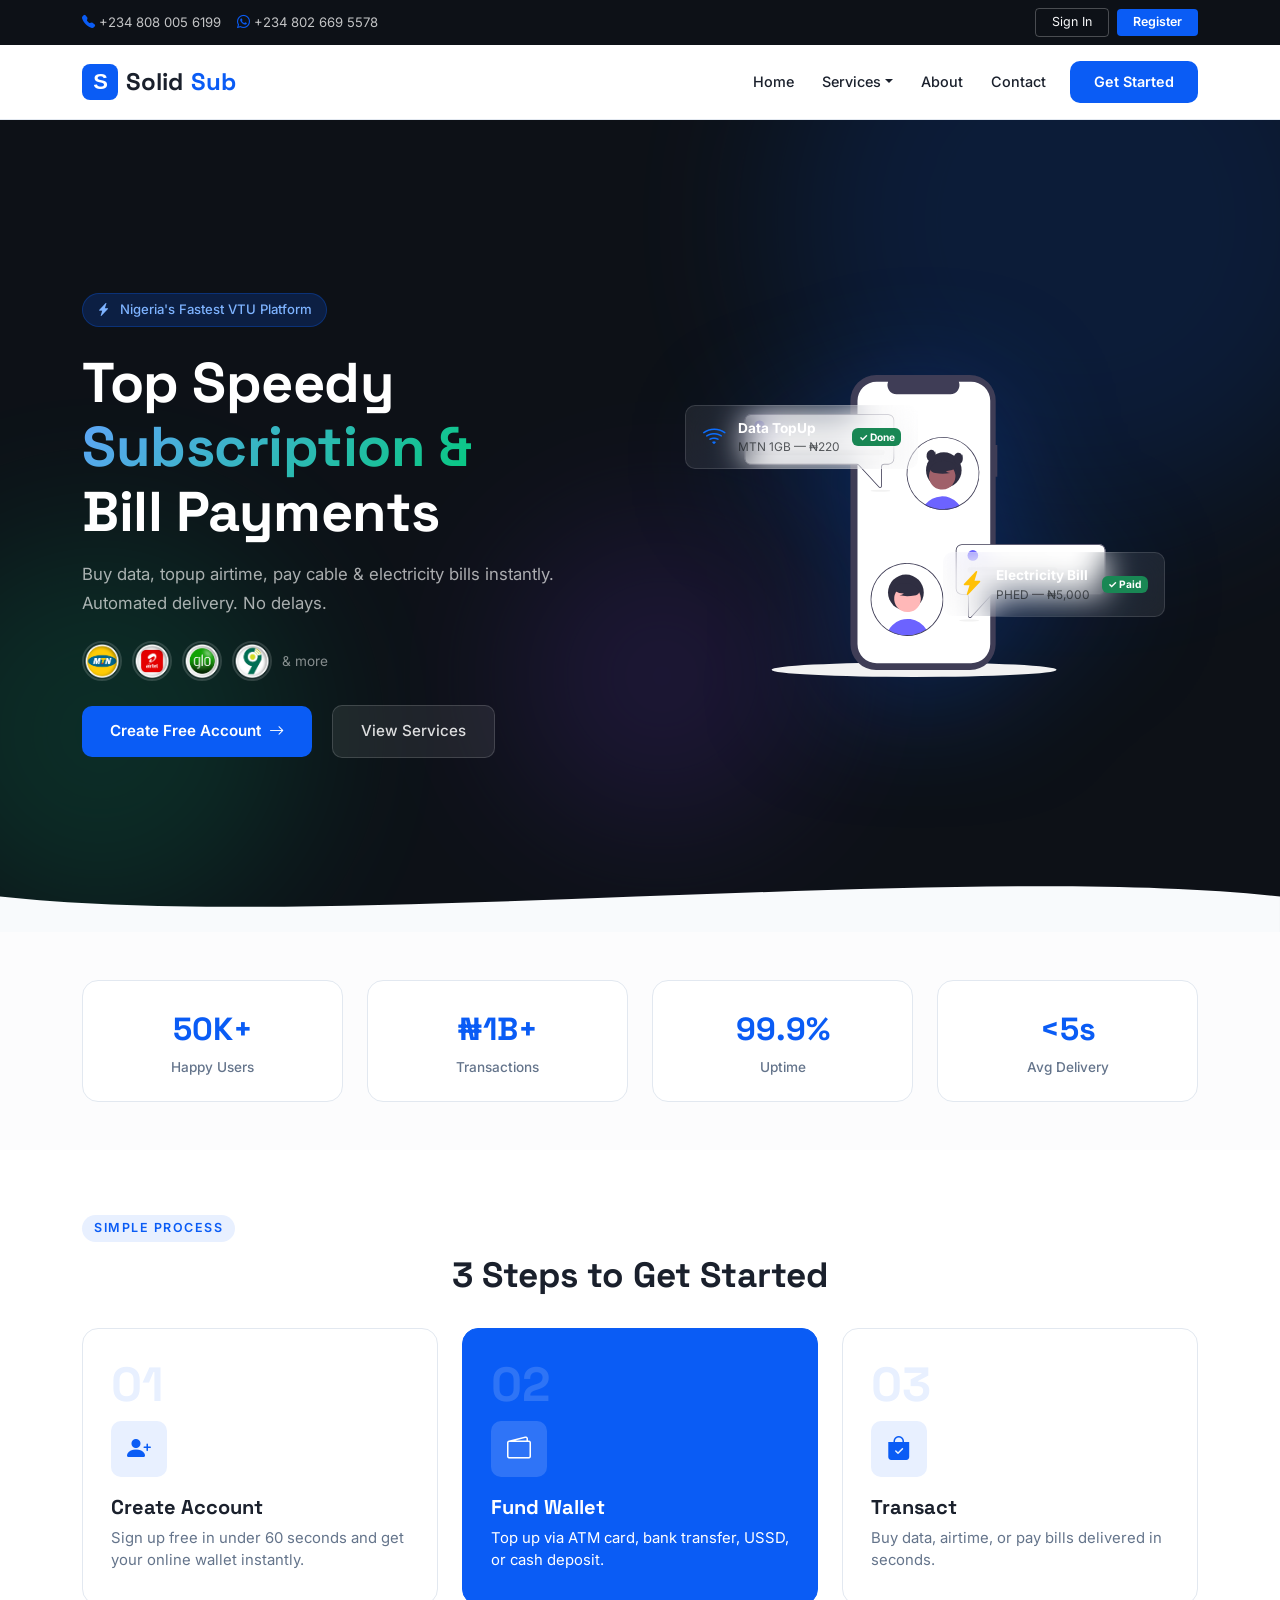
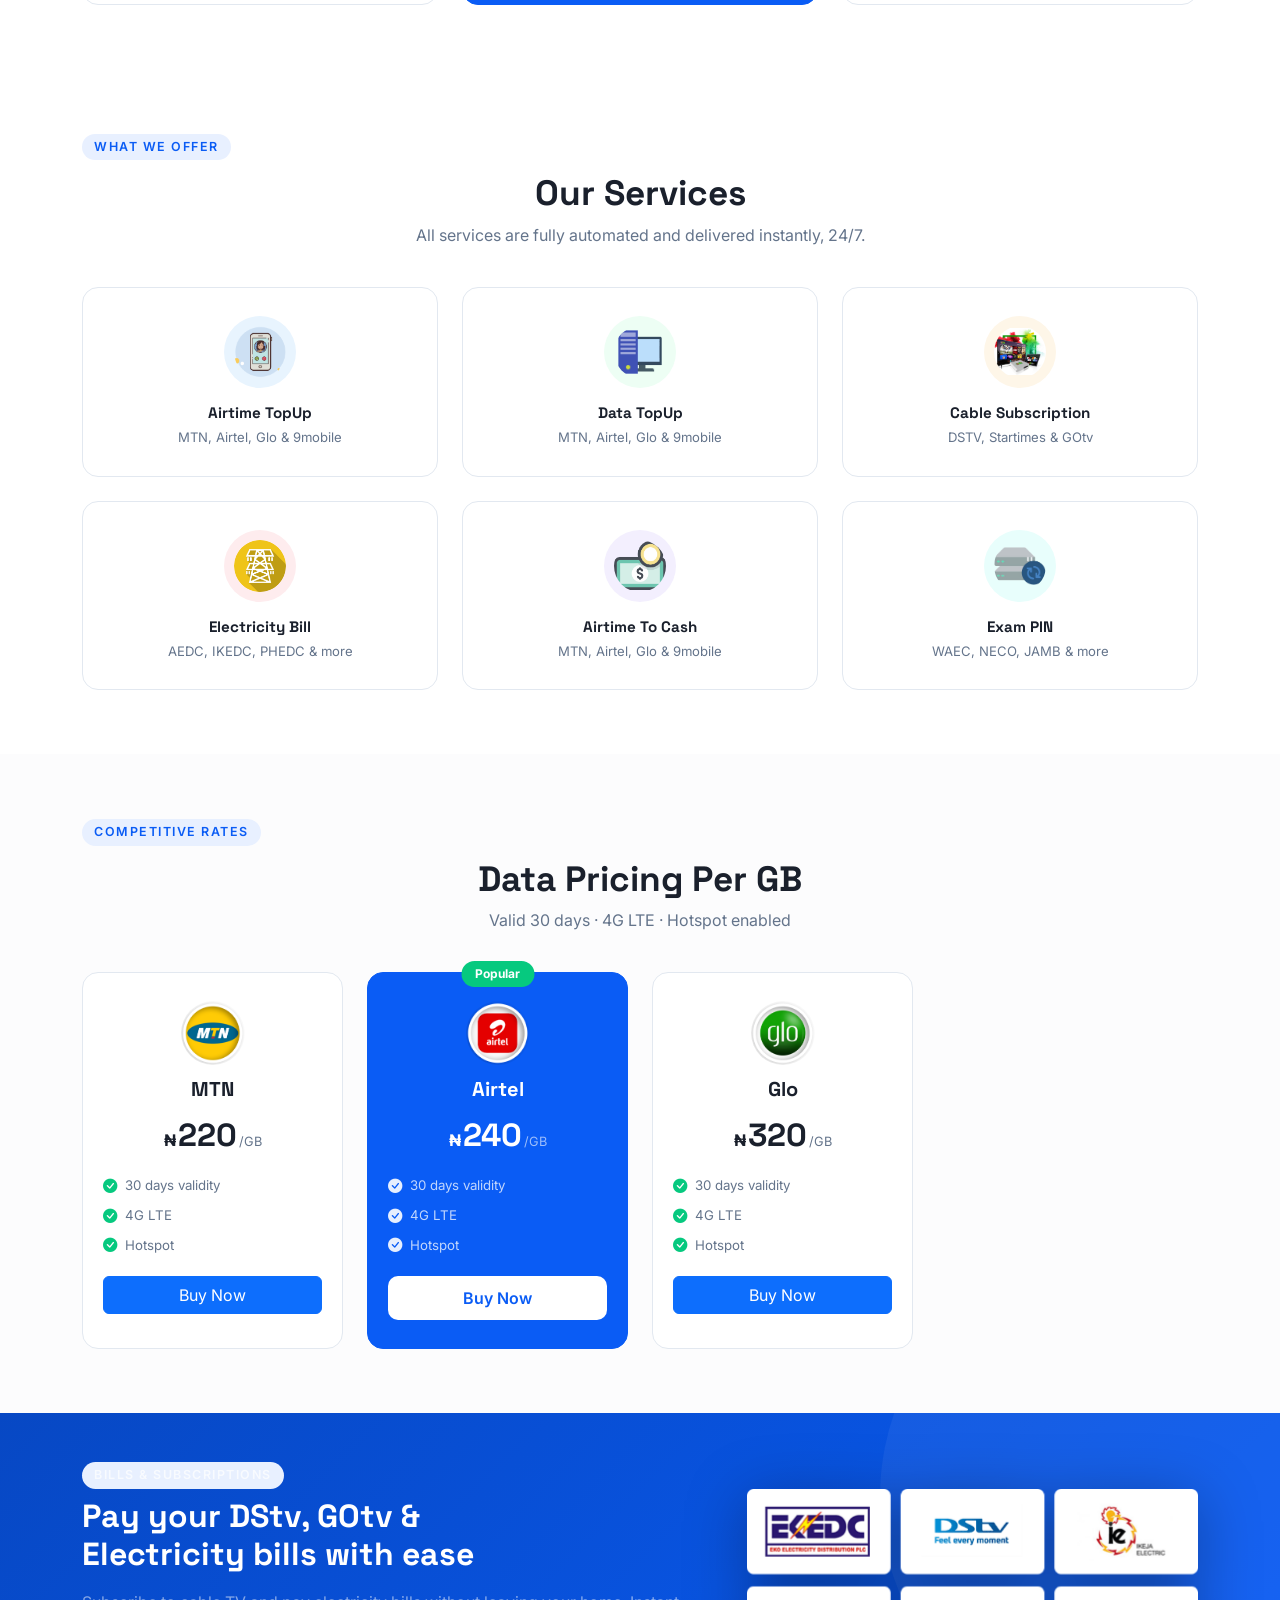
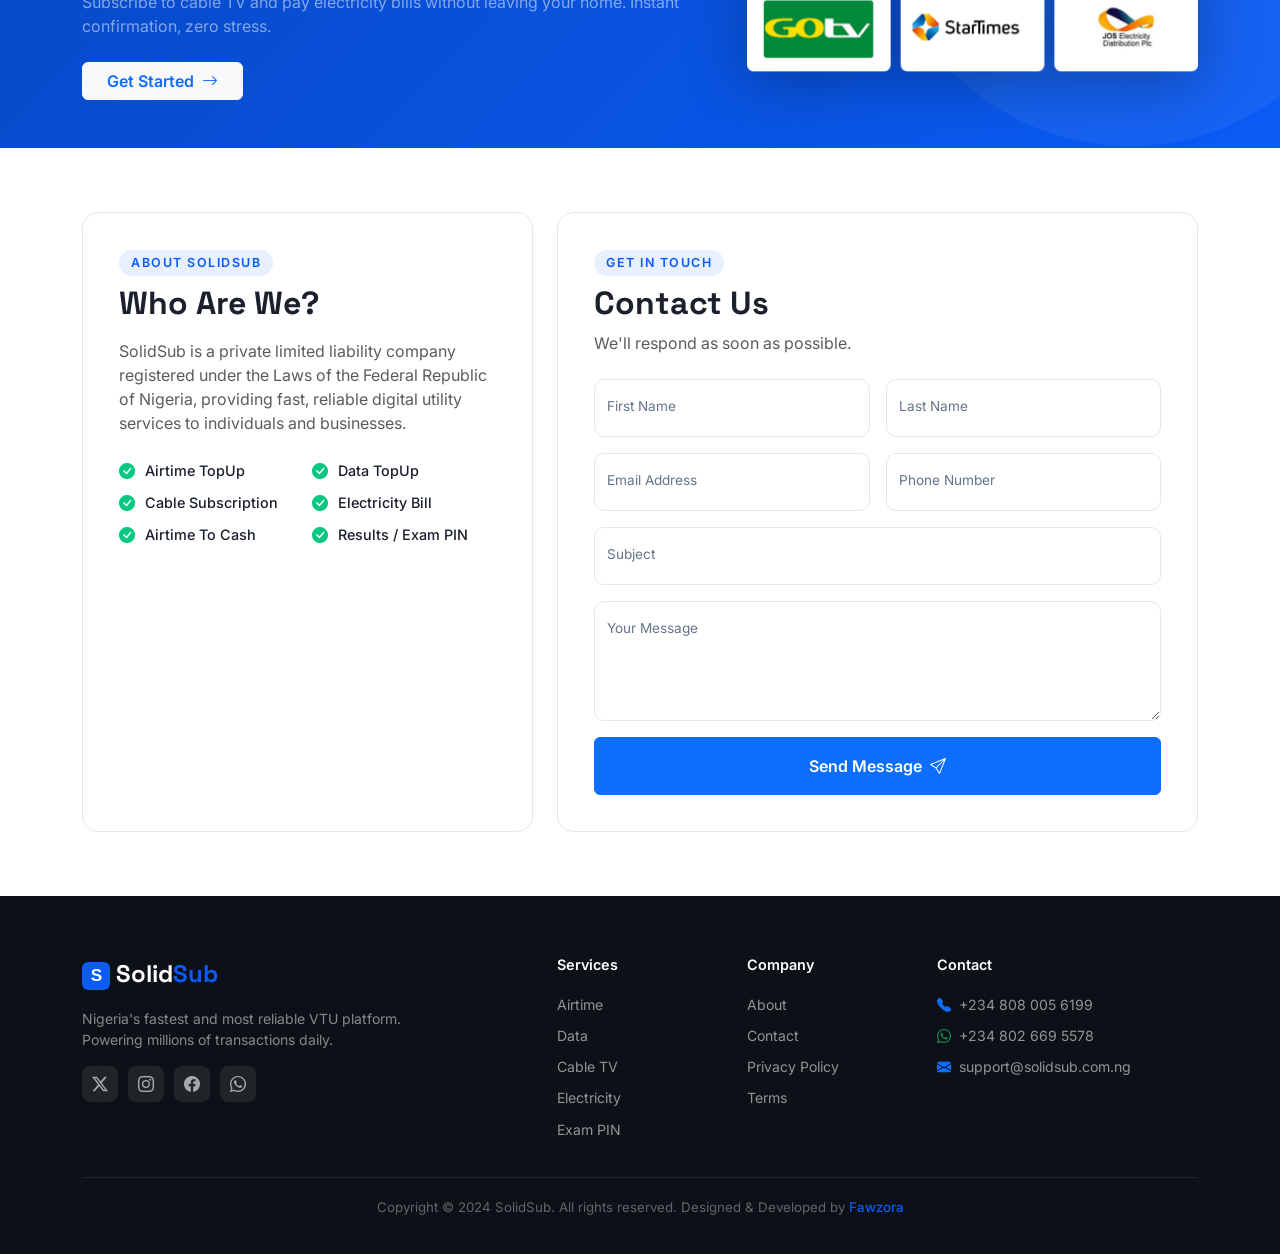
<file: index.html>
<!DOCTYPE html>
<html lang="en">
<head>
    <meta charset="UTF-8">
    <meta name="viewport" content="width=device-width, initial-scale=1.0">
    <title>SolidSub | Buy Cheap Data, Airtime & Pay Bills</title>
    <!-- Bootstrap 5 CDN -->
    <link href="https://cdn.jsdelivr.net/npm/bootstrap@5.3.3/dist/css/bootstrap.min.css" rel="stylesheet">
    <!-- Bootstrap Icons CDN -->
    <link href="https://cdn.jsdelivr.net/npm/bootstrap-icons@1.11.3/font/bootstrap-icons.min.css" rel="stylesheet">
    <!-- Google Fonts -->
    <link href="https://fonts.googleapis.com/css2?family=Inter:wght@300;400;500;600;700;800&family=Space+Grotesk:wght@500;700&display=swap" rel="stylesheet">
    <!-- Favicon -->
    <link rel="icon" type="image/svg+xml" href="assets/favicon.svg" />
    <link rel="icon" type="image/png" sizes="32x32" href="assets/favicon-32x32.png" />
    <link rel="stylesheet" href="assets/css/style.css">
</head>
<body>

<!-- ===== TOP BAR ===== -->
<div class="top-bar">
    <div class="container">
        <div class="d-flex align-items-center justify-content-between flex-wrap gap-2">
            <div class="d-flex align-items-center gap-3">
                <span><i class="bi bi-telephone-fill me-1"></i>+234 808 005 6199</span>
                <span class="d-none d-sm-inline"><i class="bi bi-whatsapp me-1"></i>+234 802 669 5578</span>
            </div>
            <div class="d-flex align-items-center gap-2">
                <a href="view/login.html" class="btn btn-sm btn-outline-light px-3">Sign In</a>
                <a href="view/signup.html" class="btn btn-sm btn-light text-primary px-3 fw-semibold">Register</a>
            </div>
        </div>
    </div>
</div>

<!-- ===== NAVBAR ===== -->
<nav class="navbar navbar-expand-lg sticky-top navbar-glass" id="mainNav">
    <div class="container">
        <a href="index.html" class="navbar-brand brand-logo">
            <svg width="36" height="36" viewBox="0 0 36 36" fill="none" xmlns="http://www.w3.org/2000/svg">
                <rect width="36" height="36" rx="8" fill="#0A5CF5"/>
                <text x="18" y="25" text-anchor="middle" font-family="'Poppins', 'Segoe UI', sans-serif" font-size="22" font-weight="800" fill="white" letter-spacing="-1">S</text>
            </svg>
            Solid<span>Sub</span>
        </a>
        <button class="navbar-toggler border-0" data-bs-toggle="collapse" data-bs-target="#navmenu">
            <span class="navbar-toggler-icon"></span>
        </button>
        <div class="collapse navbar-collapse" id="navmenu">
            <ul class="navbar-nav ms-auto align-items-lg-center gap-1">
                <li class="nav-item"><a href="#home" class="nav-link">Home</a></li>
                <li class="nav-item dropdown">
                    <a class="nav-link dropdown-toggle" href="#services" role="button" data-bs-toggle="dropdown">Services</a>
                    <ul class="dropdown-menu dropdown-menu-modern shadow-lg">
                        <li><a class="dropdown-item" href="#pricing"><i class="bi bi-phone me-2 text-primary"></i>Airtime TopUp</a></li>
                        <li><a class="dropdown-item" href="#pricing"><i class="bi bi-wifi me-2 text-primary"></i>Data TopUp</a></li>
                        <li><a class="dropdown-item" href="#pricing"><i class="bi bi-tv me-2 text-primary"></i>Cable Subscription</a></li>
                        <li><a class="dropdown-item" href="#pricing"><i class="bi bi-lightning me-2 text-primary"></i>Electricity Bill</a></li>
                        <li><a class="dropdown-item" href="#pricing"><i class="bi bi-journal-text me-2 text-primary"></i>Exam PIN</a></li>
                        <li><a class="dropdown-item" href="#pricing"><i class="bi bi-cash-coin me-2 text-primary"></i>Airtime To Cash</a></li>
                    </ul>
                </li>
                <li class="nav-item"><a href="#aboutContact" class="nav-link">About</a></li>
                <li class="nav-item"><a href="#aboutContact" class="nav-link">Contact</a></li>
                <li class="nav-item ms-lg-2">
                    <a href="view/login.html" class="btn btn-primary px-4 btn-nav">Get Started</a>
                </li>
            </ul>
        </div>
    </div>
</nav>

<!-- ===== HERO ===== -->
<section id="home" class="hero-section">
    <div class="hero-bg-shapes">
        <div class="shape shape-1"></div>
        <div class="shape shape-2"></div>
        <div class="shape shape-3"></div>
    </div>
    <div class="container position-relative">
        <div class="row align-items-center min-vh-hero">
            <div class="col-lg-6 hero-content">
                <div class="hero-badge mb-4">
                    <i class="bi bi-lightning-charge-fill me-1"></i> Nigeria's Fastest VTU Platform
                </div>
                <h1 class="hero-headline">
                    Top Speedy <br>
                    <span class="gradient-text">Subscription &</span><br>
                    Bill Payments
                </h1>
                <p class="hero-sub">
                    Buy data, topup airtime, pay cable & electricity bills instantly. 
                    Automated delivery. No delays.
                </p>
                <div class="hero-network-tags">
                    <img src="assets/images/telecom/mtn_circle.png" alt="MTN" title="MTN">
                    <img src="assets/images/telecom/airtel_circle.png" alt="Airtel" title="Airtel">
                    <img src="assets/images/telecom/glo_circle.png" alt="Glo" title="Glo">
                    <img src="assets/images/telecom/9mobile_circle.png" alt="9mobile" title="9mobile">
                    <span class="network-label">& more</span>
                </div>
                <div class="hero-actions mt-4">
                    <a href="view/signup.html" class="btn btn-primary btn-hero me-3">
                        Create Free Account <i class="bi bi-arrow-right ms-1"></i>
                    </a>
                    <a href="#services" class="btn btn-outline-light btn-hero-ghost">View Services</a>
                </div>
            </div>
            <div class="col-lg-6 d-none d-lg-flex justify-content-center">
                <div class="hero-visual">
                    <div class="hero-card-float card-float-1">
                        <i class="bi bi-wifi text-primary fs-4"></i>
                        <div>
                            <div class="fw-bold">Data TopUp</div>
                            <div class="text-muted small">MTN 1GB — ₦220</div>
                        </div>
                        <span class="badge bg-success ms-auto">✓ Done</span>
                    </div>
                    <img src="assets/images/2.svg" alt="Hero" class="hero-img">
                    <div class="hero-card-float card-float-2">
                        <i class="bi bi-lightning-charge-fill text-warning fs-4"></i>
                        <div>
                            <div class="fw-bold">Electricity Bill</div>
                            <div class="text-muted small">PHED — ₦5,000</div>
                        </div>
                        <span class="badge bg-success ms-auto">✓ Paid</span>
                    </div>
                </div>
            </div>
        </div>
    </div>
    <!-- Wave -->
    <div class="hero-wave">
        <svg viewBox="0 0 1440 80" fill="none" xmlns="http://www.w3.org/2000/svg">
            <path d="M0,40 C360,80 1080,0 1440,40 L1440,80 L0,80 Z" fill="#f8fafc"/>
        </svg>
    </div>
</section>

<!-- ===== STATS ===== -->
<section class="stats-section py-5 bg-light-subtle">
    <div class="container">
        <div class="row g-4 text-center">
            <div class="col-6 col-md-3">
                <div class="stat-card">
                    <div class="stat-number">50K+</div>
                    <div class="stat-label">Happy Users</div>
                </div>
            </div>
            <div class="col-6 col-md-3">
                <div class="stat-card">
                    <div class="stat-number">₦1B+</div>
                    <div class="stat-label">Transactions</div>
                </div>
            </div>
            <div class="col-6 col-md-3">
                <div class="stat-card">
                    <div class="stat-number">99.9%</div>
                    <div class="stat-label">Uptime</div>
                </div>
            </div>
            <div class="col-6 col-md-3">
                <div class="stat-card">
                    <div class="stat-number">&lt;5s</div>
                    <div class="stat-label">Avg Delivery</div>
                </div>
            </div>
        </div>
    </div>
</section>

<!-- ===== HOW IT WORKS ===== -->
<section class="how-section py-5">
    <div class="container py-3">
        <div class="section-label text-center">Simple Process</div>
        <h2 class="section-title text-center">3 Steps to Get Started</h2>
        <div class="row g-4 mt-2">
            <div class="col-md-4">
                <div class="step-card">
                    <div class="step-num">01</div>
                    <div class="step-icon"><i class="bi bi-person-plus-fill"></i></div>
                    <h5>Create Account</h5>
                    <p>Sign up free in under 60 seconds and get your online wallet instantly.</p>
                </div>
            </div>
            <div class="col-md-4">
                <div class="step-card step-card--accent">
                    <div class="step-num">02</div>
                    <div class="step-icon"><i class="bi bi-wallet2"></i></div>
                    <h5>Fund Wallet</h5>
                    <p class="text-white">Top up via ATM card, bank transfer, USSD, or cash deposit.</p>
                </div>
            </div>
            <div class="col-md-4">
                <div class="step-card">
                    <div class="step-num">03</div>
                    <div class="step-icon"><i class="bi bi-bag-check-fill"></i></div>
                    <h5>Transact</h5>
                    <p>Buy data, airtime, or pay bills delivered in seconds.</p>
                </div>
            </div>
        </div>
    </div>
</section>

<!-- ===== SERVICES ===== -->
<section id="services" class="services-section py-5">
    <div class="container py-3">
        <div class="section-label text-center">What We Offer</div>
        <h2 class="section-title text-center">Our Services</h2>
        <p class="section-sub text-center">All services are fully automated and delivered instantly, 24/7.</p>
        <div class="row g-4 mt-2">
            <div class="col-sm-6 col-lg-4">
                <div class="service-card">
                    <div class="service-icon-wrap" style="--ic:#e8f4fe">
                        <img src="assets/images/services-img/1.png" alt="Airtime">
                    </div>
                    <h6>Airtime TopUp</h6>
                    <p>MTN, Airtel, Glo & 9mobile</p>
                </div>
            </div>
            <div class="col-sm-6 col-lg-4">
                <div class="service-card">
                    <div class="service-icon-wrap" style="--ic:#edfef4">
                        <img src="assets/images/services-img/2.png" alt="Data">
                    </div>
                    <h6>Data TopUp</h6>
                    <p>MTN, Airtel, Glo & 9mobile</p>
                </div>
            </div>
            <div class="col-sm-6 col-lg-4">
                <div class="service-card">
                    <div class="service-icon-wrap" style="--ic:#fef6e8">
                        <img src="assets/images/services-img/3.jpg" alt="Cable">
                    </div>
                    <h6>Cable Subscription</h6>
                    <p>DSTV, Startimes & GOtv</p>
                </div>
            </div>
            <div class="col-sm-6 col-lg-4">
                <div class="service-card">
                    <div class="service-icon-wrap" style="--ic:#feecee">
                        <img src="assets/images/services-img/4.png" alt="Electricity">
                    </div>
                    <h6>Electricity Bill</h6>
                    <p>AEDC, IKEDC, PHEDC & more</p>
                </div>
            </div>
            <div class="col-sm-6 col-lg-4">
                <div class="service-card">
                    <div class="service-icon-wrap" style="--ic:#f3effe">
                        <img src="assets/images/services-img/5.png" alt="Airtime to Cash">
                    </div>
                    <h6>Airtime To Cash</h6>
                    <p>MTN, Airtel, Glo & 9mobile</p>
                </div>
            </div>
            <div class="col-sm-6 col-lg-4">
                <div class="service-card">
                    <div class="service-icon-wrap" style="--ic:#e8fefc">
                        <img src="assets/images/services-img/6.png" alt="Exam PIN">
                    </div>
                    <h6>Exam PIN</h6>
                    <p>WAEC, NECO, JAMB & more</p>
                </div>
            </div>
        </div>
    </div>
</section>

<!-- ===== PRICING ===== -->
<section id="pricing" class="pricing-section py-5 bg-light-subtle">
    <div class="container py-3">
        <div class="section-label text-center">Competitive Rates</div>
        <h2 class="section-title text-center">Data Pricing Per GB</h2>
        <p class="section-sub text-center">Valid 30 days · 4G LTE · Hotspot enabled</p>
        <div class="row g-4 mt-2 justify-content-center">
            <div class="col-6 col-md-3">
                <div class="pricing-card" data-network="mtn">
                    <img src="assets/images/telecom/mtn_circle.png" alt="MTN" class="net-logo">
                    <h5>MTN</h5>
                    <div class="price-tag">₦<span>220</span><small>/GB</small></div>
                    <ul class="price-features">
                        <li><i class="bi bi-check-circle-fill"></i> 30 days validity</li>
                        <li><i class="bi bi-check-circle-fill"></i> 4G LTE</li>
                        <li><i class="bi bi-check-circle-fill"></i> Hotspot</li>
                    </ul>
                    <a href="view/login.html" class="btn btn-primary w-100 mt-3">Buy Now</a>
                </div>
            </div>
            <div class="col-6 col-md-3">
                <div class="pricing-card pricing-card--featured" data-network="airtel">
                    <div class="popular-badge">Popular</div>
                    <img src="assets/images/telecom/airtel_circle.png" alt="Airtel" class="net-logo">
                    <h5>Airtel</h5>
                    <div class="price-tag">₦<span>240</span><small>/GB</small></div>
                    <ul class="price-features">
                        <li><i class="bi bi-check-circle-fill"></i> 30 days validity</li>
                        <li><i class="bi bi-check-circle-fill"></i> 4G LTE</li>
                        <li><i class="bi bi-check-circle-fill"></i> Hotspot</li>
                    </ul>
                    <a href="view/login.html" class="btn btn-white w-100 mt-3">Buy Now</a>
                </div>
            </div>
            <div class="col-6 col-md-3">
                <div class="pricing-card" data-network="glo">
                    <img src="assets/images/telecom/glo_circle.png" alt="Glo" class="net-logo">
                    <h5>Glo</h5>
                    <div class="price-tag">₦<span>320</span><small>/GB</small></div>
                    <ul class="price-features">
                        <li><i class="bi bi-check-circle-fill"></i> 30 days validity</li>
                        <li><i class="bi bi-check-circle-fill"></i> 4G LTE</li>
                        <li><i class="bi bi-check-circle-fill"></i> Hotspot</li>
                    </ul>
                    <a href="view/login.html" class="btn btn-primary w-100 mt-3">Buy Now</a>
                </div>
            </div>
            <div class="col-6 col-md-3">
                <div class="pricing-card" data-network="9mobile">
                    <img src="assets/images/telecom/9mobile_circle.png" alt="9mobile" class="net-logo">
                    <h5>9mobile</h5>
                    <div class="price-tag">₦<span>210</span><small>/GB</small></div>
                    <ul class="price-features">
                        <li><i class="bi bi-check-circle-fill"></i> 30 days validity</li>
                        <li><i class="bi bi-check-circle-fill"></i> 4G LTE</li>
                        <li><i class="bi bi-check-circle-fill"></i> Hotspot</li>
                    </ul>
                    <a href="view/login.html" class="btn btn-primary w-100 mt-3">Buy Now</a>
                </div>
            </div>
        </div>
    </div>
</section>

<!-- ===== BILLS BANNER ===== -->
<section class="bills-banner py-5">
    <div class="container">
        <div class="row align-items-center g-4">
            <div class="col-md-7">
                <div class="section-label" style="color:rgba(255,255,255,0.7)">Bills & Subscriptions</div>
                <h2 class="text-white fw-bold mt-2" style="font-family:'Space Grotesk',sans-serif;font-size:2rem">
                    Pay your DStv, GOtv &<br>Electricity bills with ease
                </h2>
                <p class="text-white-50 mt-3">Subscribe to cable TV and pay electricity bills without leaving your home. Instant confirmation, zero stress.</p>
                <a href="view/signup.html" class="btn btn-light text-primary fw-semibold px-4 mt-2">
                    Get Started <i class="bi bi-arrow-right ms-1"></i>
                </a>
            </div>
            <div class="col-md-5 text-center">
                <img src="assets/images/bills.png" alt="Bills" class="img-fluid bills-img">
            </div>
        </div>
    </div>
</section>

<!-- ===== ABOUT & CONTACT ===== -->
<section id="aboutContact" class="contact-section py-5">
    <div class="container py-3">
        <div class="row g-4">
            <!-- About -->
            <div class="col-lg-5">
                <div class="about-card h-100">
                    <div class="section-label">About SolidSub</div>
                    <h2 class="fw-bold mt-2" style="font-family:'Space Grotesk',sans-serif">Who Are We?</h2>
                    <p class="text-muted mt-3">
                        SolidSub is a private limited liability company registered under the Laws of the Federal Republic of Nigeria, 
                        providing fast, reliable digital utility services to individuals and businesses.
                    </p>
                    <div class="about-services mt-4">
                        <div class="about-service-item"><i class="bi bi-check-circle-fill"></i><span>Airtime TopUp</span></div>
                        <div class="about-service-item"><i class="bi bi-check-circle-fill"></i><span>Data TopUp</span></div>
                        <div class="about-service-item"><i class="bi bi-check-circle-fill"></i><span>Cable Subscription</span></div>
                        <div class="about-service-item"><i class="bi bi-check-circle-fill"></i><span>Electricity Bill</span></div>
                        <div class="about-service-item"><i class="bi bi-check-circle-fill"></i><span>Airtime To Cash</span></div>
                        <div class="about-service-item"><i class="bi bi-check-circle-fill"></i><span>Results / Exam PIN</span></div>
                    </div>
                </div>
            </div>
            <!-- Contact -->
            <div class="col-lg-7">
                <div class="contact-card h-100">
                    <div class="section-label">Get In Touch</div>
                    <h2 class="fw-bold mt-2" style="font-family:'Space Grotesk',sans-serif">Contact Us</h2>
                    <p class="text-muted">We'll respond as soon as possible.</p>
                    <form class="mt-4" id="contactForm">
                        <div class="row g-3">
                            <div class="col-sm-6">
                                <div class="form-floating">
                                    <input type="text" class="form-control modern-input" id="firstName" placeholder="First Name">
                                    <label for="firstName">First Name</label>
                                </div>
                            </div>
                            <div class="col-sm-6">
                                <div class="form-floating">
                                    <input type="text" class="form-control modern-input" id="lastName" placeholder="Last Name">
                                    <label for="lastName">Last Name</label>
                                </div>
                            </div>
                            <div class="col-sm-6">
                                <div class="form-floating">
                                    <input type="email" class="form-control modern-input" id="emailCon" placeholder="Email">
                                    <label for="emailCon">Email Address</label>
                                </div>
                            </div>
                            <div class="col-sm-6">
                                <div class="form-floating">
                                    <input type="tel" class="form-control modern-input" id="phoneCon" placeholder="Phone">
                                    <label for="phoneCon">Phone Number</label>
                                </div>
                            </div>
                            <div class="col-12">
                                <div class="form-floating">
                                    <input type="text" class="form-control modern-input" id="subject" placeholder="Subject">
                                    <label for="subject">Subject</label>
                                </div>
                            </div>
                            <div class="col-12">
                                <div class="form-floating">
                                    <textarea class="form-control modern-input" id="message" placeholder="Message" style="height:120px"></textarea>
                                    <label for="message">Your Message</label>
                                </div>
                            </div>
                            <div class="col-12">
                                <button type="submit" class="btn btn-primary px-5 py-3 w-100 fw-semibold" id="sendBtn">
                                    Send Message <i class="bi bi-send ms-1"></i>
                                </button>
                            </div>
                        </div>
                    </form>
                </div>
            </div>
        </div>
    </div>
</section>

<!-- ===== FOOTER ===== -->
<footer class="footer-main">
    <div class="container">
        <div class="row g-4 pb-4">
            <div class="col-md-4">
                <div class="footer-brand">
                    <svg width="28" height="28" viewBox="0 0 36 36" fill="none" xmlns="http://www.w3.org/2000/svg" style="vertical-align:middle;margin-right:6px"><rect width="36" height="36" rx="8" fill="#0A5CF5"/><text x="18" y="25" text-anchor="middle" font-family="'Poppins','Segoe UI',sans-serif" font-size="22" font-weight="800" fill="white" letter-spacing="-1">S</text></svg>Solid<span>Sub</span>
                </div>
                <p class="text-white-50 mt-3 small">Nigeria's fastest and most reliable VTU platform. Powering millions of transactions daily.</p>
                <div class="footer-socials mt-3">
                    <a href="#"><i class="bi bi-twitter-x"></i></a>
                    <a href="#"><i class="bi bi-instagram"></i></a>
                    <a href="#"><i class="bi bi-facebook"></i></a>
                    <a href="#"><i class="bi bi-whatsapp"></i></a>
                </div>
            </div>
            <div class="col-md-2 offset-md-1">
                <h6 class="footer-heading">Services</h6>
                <ul class="footer-links">
                    <li><a href="#pricing">Airtime</a></li>
                    <li><a href="#pricing">Data</a></li>
                    <li><a href="#pricing">Cable TV</a></li>
                    <li><a href="#pricing">Electricity</a></li>
                    <li><a href="#pricing">Exam PIN</a></li>
                </ul>
            </div>
            <div class="col-md-2">
                <h6 class="footer-heading">Company</h6>
                <ul class="footer-links">
                    <li><a href="#aboutContact">About</a></li>
                    <li><a href="#aboutContact">Contact</a></li>
                    <li><a href="#">Privacy Policy</a></li>
                    <li><a href="#">Terms</a></li>
                </ul>
            </div>
            <div class="col-md-3">
                <h6 class="footer-heading">Contact</h6>
                <ul class="footer-links">
                    <li><i class="bi bi-telephone-fill me-2 text-primary"></i>+234 808 005 6199</li>
                    <li><i class="bi bi-whatsapp me-2 text-success"></i>+234 802 669 5578</li>
                    <li><i class="bi bi-envelope-fill me-2 text-primary"></i>support@solidsub.com.ng</li>
                </ul>
            </div>
        </div>
        <div class="footer-bottom">
            <p>Copyright &copy; 2024 SolidSub. All rights reserved. Designed & Developed by <a href="https://fawzora.web.app/" target="_blank" rel="noopener" style="color:var(--primary);text-decoration:none;font-weight:500;">Fawzora</a></p>
        </div>
    </div>
</footer>

<!-- Toast notification -->
<div class="toast-container position-fixed bottom-0 end-0 p-3">
    <div id="successToast" class="toast align-items-center text-bg-success border-0" role="alert">
        <div class="d-flex">
            <div class="toast-body"><i class="bi bi-check-circle-fill me-2"></i>Message sent successfully!</div>
            <button type="button" class="btn-close btn-close-white me-2 m-auto" data-bs-dismiss="toast"></button>
        </div>
    </div>
</div>

<!-- Bootstrap 5 JS CDN -->
<script src="https://cdn.jsdelivr.net/npm/bootstrap@5.3.3/dist/js/bootstrap.bundle.min.js"></script>
<script src="assets/js/main.js"></script>
</body>
</html>
</file>
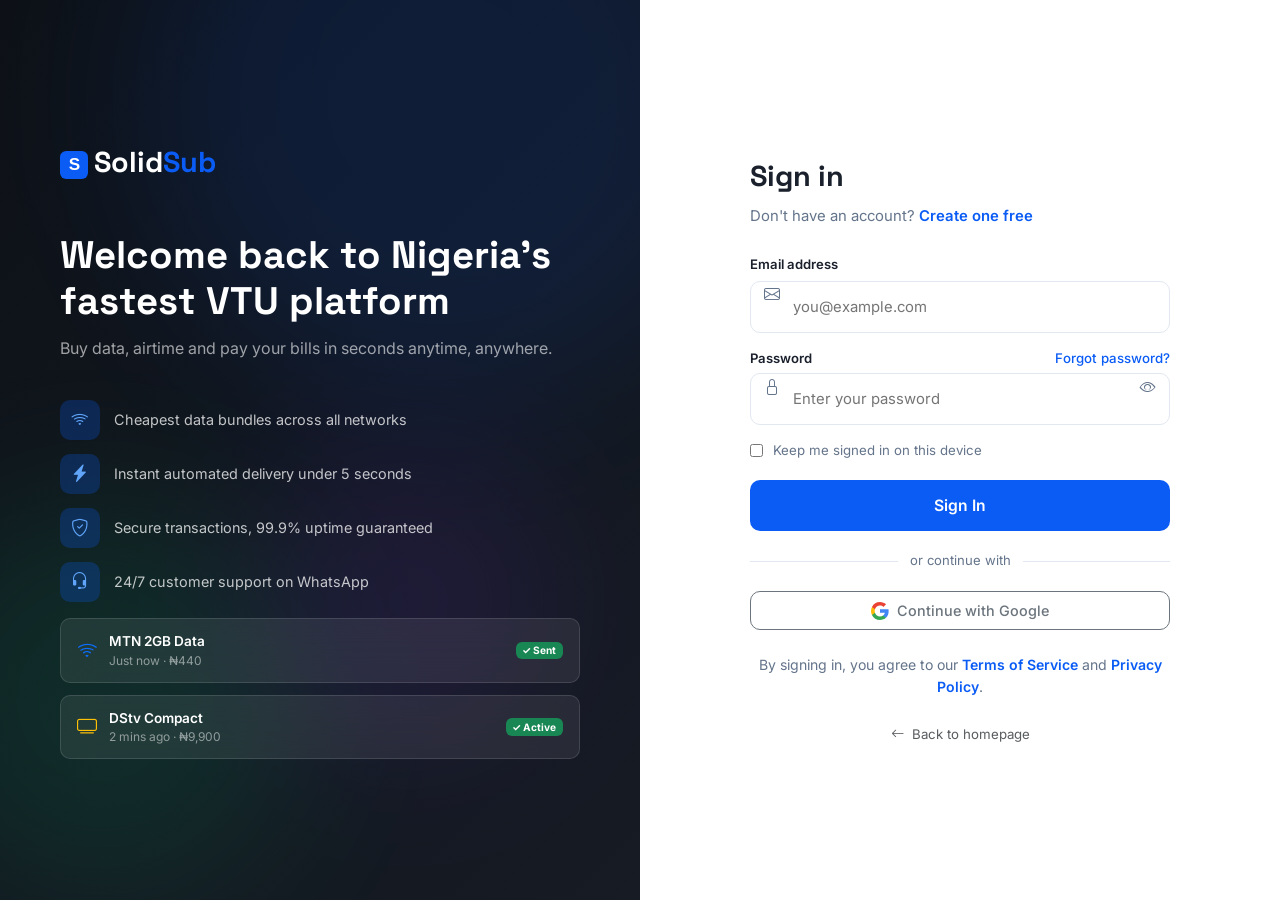
<file: view/login.html>
<!DOCTYPE html>
<html lang="en">
<head>
    <meta charset="UTF-8">
    <meta name="viewport" content="width=device-width, initial-scale=1.0">
    <title>Sign In | SolidSub</title>
    <link href="https://cdn.jsdelivr.net/npm/bootstrap@5.3.3/dist/css/bootstrap.min.css" rel="stylesheet">
    <link href="https://cdn.jsdelivr.net/npm/bootstrap-icons@1.11.3/font/bootstrap-icons.min.css" rel="stylesheet">
    <link href="https://fonts.googleapis.com/css2?family=Inter:wght@300;400;500;600;700;800&family=Space+Grotesk:wght@500;700&display=swap" rel="stylesheet">
    <!-- Favicon -->
    <link rel="icon" type="image/svg+xml" href="../assets/favicon.svg" />
    <link rel="icon" type="image/png" sizes="32x32" href="../assets/favicon-32x32.png" />
    <link rel="stylesheet" href="../assets/css/style.css">
</head>
<body>

<div class="auth-page">

    <!-- ===== LEFT VISUAL PANEL ===== -->
    <div class="auth-visual">
        <div class="auth-visual-shapes">
            <div class="shape shape-1"></div>
            <div class="shape shape-2"></div>
            <div class="shape shape-3"></div>
        </div>
        <div class="auth-visual-content">
            <div class="brand">
                <svg width="28" height="28" viewBox="0 0 36 36" fill="none" xmlns="http://www.w3.org/2000/svg" style="vertical-align:middle;margin-right:6px"><rect width="36" height="36" rx="8" fill="#0A5CF5"/><text x="18" y="25" text-anchor="middle" font-family="'Poppins','Segoe UI',sans-serif" font-size="22" font-weight="800" fill="white" letter-spacing="-1">S</text></svg>Solid<span>Sub</span>
            </div>
            <h2>Welcome back to Nigeria's fastest VTU platform</h2>
            <p>Buy data, airtime and pay your bills in seconds anytime, anywhere.</p>

            <div class="auth-benefits">
                <div class="auth-benefit">
                    <div class="benefit-icon"><i class="bi bi-wifi"></i></div>
                    <span>Cheapest data bundles across all networks</span>
                </div>
                <div class="auth-benefit">
                    <div class="benefit-icon"><i class="bi bi-lightning-charge-fill"></i></div>
                    <span>Instant automated delivery under 5 seconds</span>
                </div>
                <div class="auth-benefit">
                    <div class="benefit-icon"><i class="bi bi-shield-check"></i></div>
                    <span>Secure transactions, 99.9% uptime guaranteed</span>
                </div>
                <div class="auth-benefit">
                    <div class="benefit-icon"><i class="bi bi-headset"></i></div>
                    <span>24/7 customer support on WhatsApp</span>
                </div>
            </div>

            <!-- Floating transaction cards -->
            <div class="auth-float-cards mt-3">
                <div class="hero-card-float" style="position:relative;margin-bottom:12px;left:0;top:0;animation-delay:0s">
                    <i class="bi bi-wifi text-primary fs-5"></i>
                    <div>
                        <div class="fw-semibold" style="font-size:0.85rem">MTN 2GB Data</div>
                        <div style="font-size:0.75rem;color:rgba(255,255,255,0.5)">Just now · ₦440</div>
                    </div>
                    <span class="badge bg-success ms-auto">✓ Sent</span>
                </div>
                <div class="hero-card-float" style="position:relative;left:0;top:0;animation-delay:0.2s">
                    <i class="bi bi-tv text-warning fs-5"></i>
                    <div>
                        <div class="fw-semibold" style="font-size:0.85rem">DStv Compact</div>
                        <div style="font-size:0.75rem;color:rgba(255,255,255,0.5)">2 mins ago · ₦9,900</div>
                    </div>
                    <span class="badge bg-success ms-auto">✓ Active</span>
                </div>
            </div>
        </div>
    </div>

    <!-- ===== RIGHT FORM PANEL ===== -->
    <div class="auth-form-side">
        <div class="auth-form-wrap">
            <!-- Logo (mobile only) -->
            <a href="../index.html" class="auth-logo d-lg-none">
                <svg width="36" height="36" viewBox="0 0 36 36" fill="none" xmlns="http://www.w3.org/2000/svg"><rect width="36" height="36" rx="8" fill="#0A5CF5"/><text x="18" y="25" text-anchor="middle" font-family="'Poppins','Segoe UI',sans-serif" font-size="22" font-weight="800" fill="white" letter-spacing="-1">S</text></svg>
                Solid<span>Sub</span>
            </a>

            <div class="auth-title">Sign in</div>
            <div class="auth-sub">Don't have an account? <a href="signup.html" style="color:var(--primary);font-weight:600;text-decoration:none">Create one free</a></div>

            <!-- Alert box -->
            <div id="loginAlert" class="alert alert-danger mt-3 d-none" role="alert" style="border-radius:10px;font-size:0.88rem">
                <i class="bi bi-exclamation-circle-fill me-2"></i>
                <span id="loginAlertMsg">Invalid email or password. Please try again.</span>
            </div>

            <form class="auth-form" id="loginForm" novalidate>

                <!-- Email -->
                <div class="auth-input-group">
                    <label class="input-label" for="loginEmail">Email address</label>
                    <i class="bi bi-envelope input-icon"></i>
                    <input
                        type="email"
                        id="loginEmail"
                        class="auth-input"
                        placeholder="you@example.com"
                        autocomplete="email"
                    >
                    <div class="input-error" id="emailError">Please enter a valid email address.</div>
                </div>

                <!-- Password -->
                <div class="auth-input-group">
                    <div class="d-flex justify-content-between align-items-center mb-1">
                        <label class="input-label mb-0" for="loginPassword">Password</label>
                        <a href="#" class="forgot-link">Forgot password?</a>
                    </div>
                    <i class="bi bi-lock input-icon"></i>
                    <input
                        type="password"
                        id="loginPassword"
                        class="auth-input"
                        placeholder="Enter your password"
                        autocomplete="current-password"
                    >
                    <button type="button" class="toggle-password" data-target="loginPassword" aria-label="Toggle password visibility">
                        <i class="bi bi-eye"></i>
                    </button>
                    <div class="input-error" id="passwordError">Password is required.</div>
                </div>

                <!-- Remember me -->
                <div class="terms-check">
                    <input type="checkbox" id="rememberMe">
                    <label for="rememberMe">Keep me signed in on this device</label>
                </div>

                <!-- Submit -->
                <button type="submit" class="btn-auth" id="loginBtn">
                    <span id="loginBtnText">Sign In</span>
                    <span id="loginBtnSpinner" class="d-none">
                        <span class="spinner-border spinner-border-sm me-2" role="status"></span>Signing in...
                    </span>
                </button>

            </form>

            <div class="auth-divider">or continue with</div>

            <!-- Social login buttons -->
            <div class="d-grid gap-2">
                <button class="btn btn-outline-secondary d-flex align-items-center justify-content-center gap-2 py-2" style="border-radius:10px;font-size:0.9rem;font-weight:500">
                    <svg width="18" height="18" viewBox="0 0 18 18" fill="none"><path d="M17.64 9.2c0-.637-.057-1.251-.164-1.84H9v3.481h4.844c-.209 1.125-.843 2.078-1.796 2.717v2.258h2.908c1.702-1.567 2.684-3.875 2.684-6.615z" fill="#4285F4"/><path d="M9 18c2.43 0 4.467-.806 5.956-2.18l-2.908-2.259c-.806.54-1.837.86-3.048.86-2.344 0-4.328-1.584-5.036-3.711H.957v2.332A8.997 8.997 0 009 18z" fill="#34A853"/><path d="M3.964 10.71A5.41 5.41 0 013.682 9c0-.593.102-1.17.282-1.71V4.958H.957A8.996 8.996 0 000 9c0 1.452.348 2.827.957 4.042l3.007-2.332z" fill="#FBBC05"/><path d="M9 3.58c1.321 0 2.508.454 3.44 1.345l2.582-2.58C13.463.891 11.426 0 9 0A8.997 8.997 0 00.957 4.958L3.964 7.29C4.672 5.163 6.656 3.58 9 3.58z" fill="#EA4335"/></svg>
                    Continue with Google
                </button>
            </div>

            <div class="auth-link mt-4">
                By signing in, you agree to our
                <a href="#">Terms of Service</a> and <a href="#">Privacy Policy</a>.
            </div>

            <div class="text-center mt-4">
                <a href="../index.html" class="text-muted" style="font-size:0.83rem;text-decoration:none">
                    <i class="bi bi-arrow-left me-1"></i> Back to homepage
                </a>
            </div>
        </div>
    </div>

</div>

<script src="https://cdn.jsdelivr.net/npm/bootstrap@5.3.3/dist/js/bootstrap.bundle.min.js"></script>
<script>
    // Toggle password visibility
    document.querySelectorAll('.toggle-password').forEach(btn => {
        btn.addEventListener('click', () => {
            const targetId = btn.dataset.target;
            const input = document.getElementById(targetId);
            const icon = btn.querySelector('i');
            if (input.type === 'password') {
                input.type = 'text';
                icon.classList.replace('bi-eye', 'bi-eye-slash');
            } else {
                input.type = 'password';
                icon.classList.replace('bi-eye-slash', 'bi-eye');
            }
        });
    });

    // Form validation & submission
    const form = document.getElementById('loginForm');
    const emailInput = document.getElementById('loginEmail');
    const passwordInput = document.getElementById('loginPassword');
    const loginBtn = document.getElementById('loginBtn');
    const loginBtnText = document.getElementById('loginBtnText');
    const loginBtnSpinner = document.getElementById('loginBtnSpinner');
    const loginAlert = document.getElementById('loginAlert');

    function validateEmail(email) {
        return /^[^\s@]+@[^\s@]+\.[^\s@]+$/.test(email);
    }

    function showError(input, errorEl, show) {
        if (show) {
            input.classList.add('is-invalid');
            errorEl.style.display = 'block';
        } else {
            input.classList.remove('is-invalid');
            input.classList.add('is-valid');
            errorEl.style.display = 'none';
        }
    }

    emailInput.addEventListener('blur', () => {
        showError(emailInput, document.getElementById('emailError'), !validateEmail(emailInput.value));
    });
    passwordInput.addEventListener('blur', () => {
        showError(passwordInput, document.getElementById('passwordError'), !passwordInput.value.trim());
    });

    form.addEventListener('submit', (e) => {
        e.preventDefault();
        const emailOk = validateEmail(emailInput.value);
        const passOk = !!passwordInput.value.trim();
        showError(emailInput, document.getElementById('emailError'), !emailOk);
        showError(passwordInput, document.getElementById('passwordError'), !passOk);
        if (!emailOk || !passOk) return;

        // Simulate loading
        loginBtn.disabled = true;
        loginBtnText.classList.add('d-none');
        loginBtnSpinner.classList.remove('d-none');
        loginAlert.classList.add('d-none');

        setTimeout(() => {
            loginBtn.disabled = false;
            loginBtnText.classList.remove('d-none');
            loginBtnSpinner.classList.add('d-none');
            // Demo: show error (replace with real auth logic)
            loginAlert.classList.remove('d-none');
        }, 1800);
    });
</script>
</body>
</html>
</file>
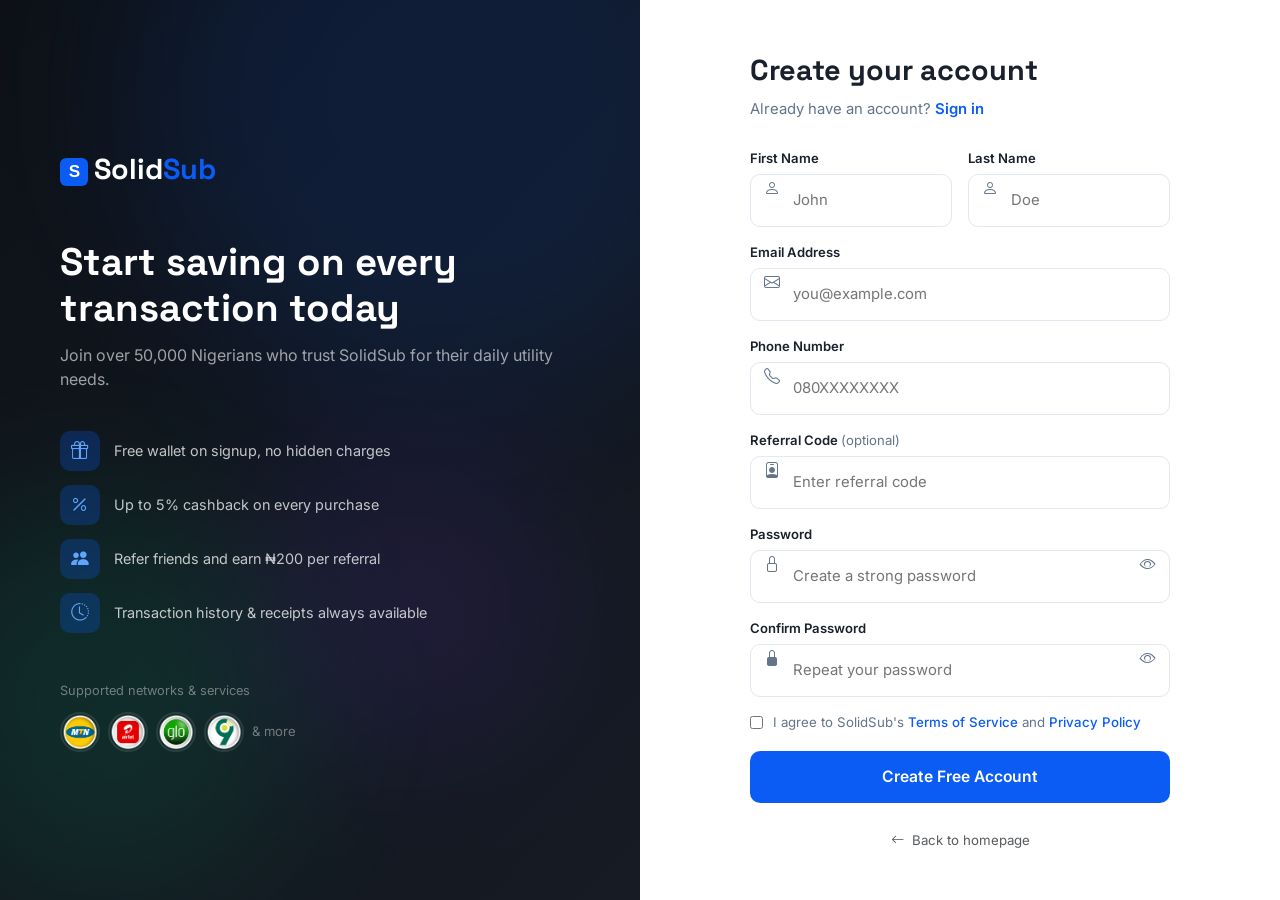
<file: view/signup.html>
<!DOCTYPE html>
<html lang="en">
<head>
    <meta charset="UTF-8">
    <meta name="viewport" content="width=device-width, initial-scale=1.0">
    <title>Create Account | SolidSub</title>
    <link href="https://cdn.jsdelivr.net/npm/bootstrap@5.3.3/dist/css/bootstrap.min.css" rel="stylesheet">
    <link href="https://cdn.jsdelivr.net/npm/bootstrap-icons@1.11.3/font/bootstrap-icons.min.css" rel="stylesheet">
    <link href="https://fonts.googleapis.com/css2?family=Inter:wght@300;400;500;600;700;800&family=Space+Grotesk:wght@500;700&display=swap" rel="stylesheet">
    <!-- Favicon -->
    <link rel="icon" type="image/svg+xml" href="../assets/favicon.svg" />
    <link rel="icon" type="image/png" sizes="32x32" href="../assets/favicon-32x32.png" />
    <link rel="stylesheet" href="../assets/css/style.css">
    <style>
        /* Signup-specific tweak: allow form side to scroll on small screens */
        .auth-form-side { align-items: flex-start; padding-top: 48px; padding-bottom: 48px; }
        @media(min-width:769px){ .auth-form-side { align-items: center; } }
    </style>
</head>
<body>

<div class="auth-page">

    <!-- ===== LEFT VISUAL PANEL ===== -->
    <div class="auth-visual">
        <div class="auth-visual-shapes">
            <div class="shape shape-1"></div>
            <div class="shape shape-2"></div>
            <div class="shape shape-3"></div>
        </div>
        <div class="auth-visual-content">
            <div class="brand">
                <svg width="28" height="28" viewBox="0 0 36 36" fill="none" xmlns="http://www.w3.org/2000/svg" style="vertical-align:middle;margin-right:6px"><rect width="36" height="36" rx="8" fill="#0A5CF5"/><text x="18" y="25" text-anchor="middle" font-family="'Poppins','Segoe UI',sans-serif" font-size="22" font-weight="800" fill="white" letter-spacing="-1">S</text></svg>Solid<span>Sub</span>
            </div>
            <h2>Start saving on every transaction today</h2>
            <p>Join over 50,000 Nigerians who trust SolidSub for their daily utility needs.</p>

            <div class="auth-benefits">
                <div class="auth-benefit">
                    <div class="benefit-icon"><i class="bi bi-gift"></i></div>
                    <span>Free wallet on signup, no hidden charges</span>
                </div>
                <div class="auth-benefit">
                    <div class="benefit-icon"><i class="bi bi-percent"></i></div>
                    <span>Up to 5% cashback on every purchase</span>
                </div>
                <div class="auth-benefit">
                    <div class="benefit-icon"><i class="bi bi-people-fill"></i></div>
                    <span>Refer friends and earn ₦200 per referral</span>
                </div>
                <div class="auth-benefit">
                    <div class="benefit-icon"><i class="bi bi-clock-history"></i></div>
                    <span>Transaction history & receipts always available</span>
                </div>
            </div>

            <!-- Network logos -->
            <div class="mt-5">
                <p style="color:rgba(255,255,255,0.4);font-size:0.8rem;margin-bottom:12px">Supported networks & services</p>
                <div class="d-flex gap-2 align-items-center flex-wrap">
                    <img src="../assets/images/telecom/mtn_circle.png" style="width:40px;height:40px;border-radius:50%;border:2px solid rgba(255,255,255,0.1)" alt="MTN">
                    <img src="../assets/images/telecom/airtel_circle.png" style="width:40px;height:40px;border-radius:50%;border:2px solid rgba(255,255,255,0.1)" alt="Airtel">
                    <img src="../assets/images/telecom/glo_circle.png" style="width:40px;height:40px;border-radius:50%;border:2px solid rgba(255,255,255,0.1)" alt="Glo">
                    <img src="../assets/images/telecom/9mobile_circle.png" style="width:40px;height:40px;border-radius:50%;border:2px solid rgba(255,255,255,0.1)" alt="9mobile">
                    <span style="color:rgba(255,255,255,0.4);font-size:0.82rem">& more</span>
                </div>
            </div>
        </div>
    </div>

    <!-- ===== RIGHT FORM PANEL ===== -->
    <div class="auth-form-side">
        <div class="auth-form-wrap">
            <!-- Logo (mobile only) -->
            <a href="../index.html" class="auth-logo d-lg-none">
                <svg width="36" height="36" viewBox="0 0 36 36" fill="none" xmlns="http://www.w3.org/2000/svg"><rect width="36" height="36" rx="8" fill="#0A5CF5"/><text x="18" y="25" text-anchor="middle" font-family="'Poppins','Segoe UI',sans-serif" font-size="22" font-weight="800" fill="white" letter-spacing="-1">S</text></svg>
                Solid<span>Sub</span>
            </a>

            <div class="auth-title">Create your account</div>
            <div class="auth-sub">Already have an account? <a href="login.html" style="color:var(--primary);font-weight:600;text-decoration:none">Sign in</a></div>

            <!-- Success message (hidden by default) -->
            <div id="signupSuccess" class="alert alert-success mt-3 d-none" style="border-radius:10px;font-size:0.88rem">
                <i class="bi bi-check-circle-fill me-2"></i>
                Account created! <a href="login.html" style="color:inherit;font-weight:600">Sign in now →</a>
            </div>

            <!-- Error message -->
            <div id="signupAlert" class="alert alert-danger mt-3 d-none" role="alert" style="border-radius:10px;font-size:0.88rem">
                <i class="bi bi-exclamation-circle-fill me-2"></i>
                <span id="signupAlertMsg">Something went wrong. Please try again.</span>
            </div>

            <form class="auth-form" id="signupForm" novalidate>

                <!-- Name row -->
                <div class="row g-3">
                    <div class="col-6">
                        <div class="auth-input-group">
                            <label class="input-label" for="firstName">First Name</label>
                            <i class="bi bi-person input-icon"></i>
                            <input type="text" id="firstName" class="auth-input" placeholder="John" autocomplete="given-name">
                            <div class="input-error" id="firstNameError">First name required.</div>
                        </div>
                    </div>
                    <div class="col-6">
                        <div class="auth-input-group">
                            <label class="input-label" for="lastName">Last Name</label>
                            <i class="bi bi-person input-icon"></i>
                            <input type="text" id="lastName" class="auth-input" placeholder="Doe" autocomplete="family-name">
                            <div class="input-error" id="lastNameError">Last name required.</div>
                        </div>
                    </div>
                </div>

                <!-- Email -->
                <div class="auth-input-group">
                    <label class="input-label" for="regEmail">Email Address</label>
                    <i class="bi bi-envelope input-icon"></i>
                    <input type="email" id="regEmail" class="auth-input" placeholder="you@example.com" autocomplete="email">
                    <div class="input-error" id="regEmailError">Enter a valid email address.</div>
                </div>

                <!-- Phone -->
                <div class="auth-input-group">
                    <label class="input-label" for="regPhone">Phone Number</label>
                    <i class="bi bi-telephone input-icon"></i>
                    <input type="tel" id="regPhone" class="auth-input" placeholder="080XXXXXXXX" autocomplete="tel" maxlength="11">
                    <div class="input-error" id="regPhoneError">Enter a valid Nigerian phone number.</div>
                </div>

                <!-- Referral code (optional) -->
                <div class="auth-input-group">
                    <label class="input-label" for="referral">Referral Code <span style="font-weight:400;color:var(--text-muted)">(optional)</span></label>
                    <i class="bi bi-person-badge input-icon"></i>
                    <input type="text" id="referral" class="auth-input" placeholder="Enter referral code">
                </div>

                <!-- Password -->
                <div class="auth-input-group">
                    <label class="input-label" for="regPassword">Password</label>
                    <i class="bi bi-lock input-icon"></i>
                    <input type="password" id="regPassword" class="auth-input" placeholder="Create a strong password" autocomplete="new-password">
                    <button type="button" class="toggle-password" data-target="regPassword" aria-label="Toggle password">
                        <i class="bi bi-eye"></i>
                    </button>
                    <div class="input-error" id="regPasswordError">Password must be at least 8 characters.</div>
                    <!-- Strength meter -->
                    <div class="password-strength mt-2" id="strengthMeter" style="display:none">
                        <div class="strength-bar">
                            <div class="strength-fill" id="strengthFill"></div>
                        </div>
                        <div class="strength-label" id="strengthLabel"></div>
                    </div>
                </div>

                <!-- Confirm Password -->
                <div class="auth-input-group">
                    <label class="input-label" for="regConfirm">Confirm Password</label>
                    <i class="bi bi-lock-fill input-icon"></i>
                    <input type="password" id="regConfirm" class="auth-input" placeholder="Repeat your password" autocomplete="new-password">
                    <button type="button" class="toggle-password" data-target="regConfirm" aria-label="Toggle password">
                        <i class="bi bi-eye"></i>
                    </button>
                    <div class="input-error" id="regConfirmError">Passwords do not match.</div>
                </div>

                <!-- Terms -->
                <div class="terms-check">
                    <input type="checkbox" id="agreeTerms">
                    <label for="agreeTerms">
                        I agree to SolidSub's <a href="#">Terms of Service</a> and <a href="#">Privacy Policy</a>
                    </label>
                </div>
                <div class="input-error" id="termsError" style="margin-top:-8px;margin-bottom:8px">You must accept the terms to continue.</div>

                <!-- Submit -->
                <button type="submit" class="btn-auth" id="signupBtn">
                    <span id="signupBtnText">Create Free Account</span>
                    <span id="signupBtnSpinner" class="d-none">
                        <span class="spinner-border spinner-border-sm me-2" role="status"></span>Creating account...
                    </span>
                </button>

            </form>

            <div class="text-center mt-4">
                <a href="../index.html" class="text-muted" style="font-size:0.83rem;text-decoration:none">
                    <i class="bi bi-arrow-left me-1"></i> Back to homepage
                </a>
            </div>
        </div>
    </div>

</div>

<script src="https://cdn.jsdelivr.net/npm/bootstrap@5.3.3/dist/js/bootstrap.bundle.min.js"></script>
<script>
    // Toggle password visibility
    document.querySelectorAll('.toggle-password').forEach(btn => {
        btn.addEventListener('click', () => {
            const input = document.getElementById(btn.dataset.target);
            const icon = btn.querySelector('i');
            if (input.type === 'password') {
                input.type = 'text';
                icon.classList.replace('bi-eye', 'bi-eye-slash');
            } else {
                input.type = 'password';
                icon.classList.replace('bi-eye-slash', 'bi-eye');
            }
        });
    });

    // Password strength meter
    const regPassword = document.getElementById('regPassword');
    const strengthMeter = document.getElementById('strengthMeter');
    const strengthFill = document.getElementById('strengthFill');
    const strengthLabel = document.getElementById('strengthLabel');

    function getStrength(pw) {
        let score = 0;
        if (pw.length >= 8) score++;
        if (pw.length >= 12) score++;
        if (/[A-Z]/.test(pw)) score++;
        if (/[0-9]/.test(pw)) score++;
        if (/[^A-Za-z0-9]/.test(pw)) score++;
        return score;
    }

    regPassword.addEventListener('input', () => {
        const pw = regPassword.value;
        if (!pw) { strengthMeter.style.display = 'none'; return; }
        strengthMeter.style.display = 'block';
        const score = getStrength(pw);
        const levels = [
            { label: 'Very weak', color: '#ef4444', width: '20%' },
            { label: 'Weak', color: '#f97316', width: '40%' },
            { label: 'Fair', color: '#eab308', width: '60%' },
            { label: 'Strong', color: '#22c55e', width: '80%' },
            { label: 'Very strong', color: '#16a34a', width: '100%' },
        ];
        const lvl = levels[Math.min(score - 1, 4)] || levels[0];
        strengthFill.style.width = lvl.width;
        strengthFill.style.background = lvl.color;
        strengthLabel.textContent = lvl.label;
        strengthLabel.style.color = lvl.color;
    });

    // Phone number: only allow digits
    const regPhone = document.getElementById('regPhone');
    regPhone.addEventListener('input', () => {
        regPhone.value = regPhone.value.replace(/\D/g, '').slice(0, 11);
    });

    // Validation helpers
    function validateEmail(e) { return /^[^\s@]+@[^\s@]+\.[^\s@]+$/.test(e); }
    function validatePhone(p) { return /^0[789][01]\d{8}$/.test(p); }

    function showErr(inputId, errorId, show) {
        const input = document.getElementById(inputId);
        const err = document.getElementById(errorId);
        if (show) {
            input.classList.add('is-invalid');
            input.classList.remove('is-valid');
            err.style.display = 'block';
        } else {
            input.classList.remove('is-invalid');
            input.classList.add('is-valid');
            err.style.display = 'none';
        }
    }

    // Live blur validation
    document.getElementById('firstName').addEventListener('blur', () => {
        showErr('firstName', 'firstNameError', !document.getElementById('firstName').value.trim());
    });
    document.getElementById('lastName').addEventListener('blur', () => {
        showErr('lastName', 'lastNameError', !document.getElementById('lastName').value.trim());
    });
    document.getElementById('regEmail').addEventListener('blur', () => {
        showErr('regEmail', 'regEmailError', !validateEmail(document.getElementById('regEmail').value));
    });
    document.getElementById('regPhone').addEventListener('blur', () => {
        showErr('regPhone', 'regPhoneError', !validatePhone(regPhone.value));
    });
    document.getElementById('regPassword').addEventListener('blur', () => {
        showErr('regPassword', 'regPasswordError', document.getElementById('regPassword').value.length < 8);
    });
    document.getElementById('regConfirm').addEventListener('blur', () => {
        const match = document.getElementById('regPassword').value === document.getElementById('regConfirm').value;
        showErr('regConfirm', 'regConfirmError', !match);
    });

    // Form submit
    document.getElementById('signupForm').addEventListener('submit', (e) => {
        e.preventDefault();

        const fn = document.getElementById('firstName').value.trim();
        const ln = document.getElementById('lastName').value.trim();
        const em = document.getElementById('regEmail').value.trim();
        const ph = regPhone.value.trim();
        const pw = document.getElementById('regPassword').value;
        const cf = document.getElementById('regConfirm').value;
        const terms = document.getElementById('agreeTerms').checked;

        let valid = true;
        if (!fn) { showErr('firstName','firstNameError',true); valid=false; }
        else showErr('firstName','firstNameError',false);
        if (!ln) { showErr('lastName','lastNameError',true); valid=false; }
        else showErr('lastName','lastNameError',false);
        if (!validateEmail(em)) { showErr('regEmail','regEmailError',true); valid=false; }
        else showErr('regEmail','regEmailError',false);
        if (!validatePhone(ph)) { showErr('regPhone','regPhoneError',true); valid=false; }
        else showErr('regPhone','regPhoneError',false);
        if (pw.length < 8) { showErr('regPassword','regPasswordError',true); valid=false; }
        else showErr('regPassword','regPasswordError',false);
        if (pw !== cf) { showErr('regConfirm','regConfirmError',true); valid=false; }
        else showErr('regConfirm','regConfirmError',false);

        const termsErr = document.getElementById('termsError');
        if (!terms) { termsErr.style.display = 'block'; valid=false; }
        else termsErr.style.display = 'none';

        if (!valid) return;

        // Simulate loading
        const btn = document.getElementById('signupBtn');
        btn.disabled = true;
        document.getElementById('signupBtnText').classList.add('d-none');
        document.getElementById('signupBtnSpinner').classList.remove('d-none');
        document.getElementById('signupAlert').classList.add('d-none');

        setTimeout(() => {
            btn.disabled = false;
            document.getElementById('signupBtnText').classList.remove('d-none');
            document.getElementById('signupBtnSpinner').classList.add('d-none');
            // Show success (demo)
            document.getElementById('signupSuccess').classList.remove('d-none');
            document.getElementById('signupForm').reset();
            document.querySelectorAll('.auth-input').forEach(i => i.classList.remove('is-valid','is-invalid'));
            strengthMeter.style.display = 'none';
            window.scrollTo({ top: 0, behavior: 'smooth' });
        }, 2000);
    });
</script>
</body>
</html>
</file>
<file: assets/css/style.css>
/* =============================================
   SolidSub Modern Design 
   ============================================= */

:root {
    --primary: #0a5cf5;
    --primary-dark: #0748c4;
    --primary-light: #e8f0ff;
    --accent: #06c97f;
    --dark: #0d1117;
    --dark-2: #161b24;
    --text: #1a202c;
    --text-muted: #64748b;
    --border: #e2e8f0;
    --bg-light: #f8fafc;
    --radius: 16px;
    --radius-sm: 10px;
    --shadow: 0 4px 24px rgba(10,92,245,0.08);
    --shadow-lg: 0 12px 48px rgba(10,92,245,0.15);
    --font-display: 'Space Grotesk', sans-serif;
    --font-body: 'Inter', sans-serif;
}

*, *::before, *::after { box-sizing: border-box; }

body {
    font-family: var(--font-body);
    color: var(--text);
    background: #fff;
    -webkit-font-smoothing: antialiased;
}

/* ===== TOP BAR ===== */
.top-bar {
    background: var(--dark);
    color: rgba(255,255,255,0.75);
    font-size: 0.82rem;
    padding: 8px 0;
}
.top-bar i { color: var(--primary); }
.top-bar .btn-outline-light {
    font-size: 0.78rem;
    border-color: rgba(255,255,255,0.25);
}
.top-bar .btn-light {
    font-size: 0.78rem;
    background: var(--primary);
    color: #fff !important;
    border: none;
}

/* ===== NAVBAR ===== */
.navbar-glass {
    background: rgba(255,255,255,0.95);
    backdrop-filter: blur(12px);
    -webkit-backdrop-filter: blur(12px);
    border-bottom: 1px solid var(--border);
    padding: 14px 0;
    transition: all 0.3s ease;
    z-index: 1000;
}
.navbar-glass.scrolled {
    box-shadow: 0 2px 20px rgba(0,0,0,0.08);
}
.brand-logo {
    font-family: var(--font-display);
    font-size: 1.5rem;
    font-weight: 700;
    color: var(--text) !important;
    text-decoration: none;
    display: flex;
    align-items: center;
    gap: 8px;
}
.brand-logo span { color: var(--primary); }
.brand-icon {
    width: 36px; height: 36px;
    background: var(--primary);
    border-radius: 8px;
    display: flex; align-items: center; justify-content: center;
    color: #fff;
    font-size: 1.1rem;
}
.navbar-glass .nav-link {
    color: var(--text) !important;
    font-weight: 500;
    font-size: 0.9rem;
    padding: 8px 12px !important;
    border-radius: 8px;
    transition: all 0.2s;
}
.navbar-glass .nav-link:hover { background: var(--primary-light); color: var(--primary) !important; }
.btn-nav {
    font-size: 0.9rem;
    font-weight: 600;
    border-radius: 10px;
    background: var(--primary);
    color: #fff !important;
    border: none;
    padding: 10px 22px;
}
.btn-nav:hover { background: var(--primary-dark); }

.dropdown-menu-modern {
    border: 1px solid var(--border);
    border-radius: var(--radius-sm);
    padding: 8px;
}
.dropdown-menu-modern .dropdown-item {
    border-radius: 8px;
    padding: 9px 14px;
    font-size: 0.88rem;
    font-weight: 500;
}
.dropdown-menu-modern .dropdown-item:hover { background: var(--primary-light); }

/* ===== HERO ===== */
.hero-section {
    background: var(--dark);
    position: relative;
    overflow: hidden;
    padding: 20px 0 0;
}
.min-vh-hero { min-height: 88vh; padding: 80px 0 100px; }

.hero-bg-shapes { position: absolute; inset: 0; pointer-events: none; }
.shape {
    position: absolute;
    border-radius: 50%;
    filter: blur(80px);
    opacity: 0.15;
}
.shape-1 { width: 600px; height: 600px; background: var(--primary); top: -200px; right: -100px; }
.shape-2 { width: 400px; height: 400px; background: var(--accent); bottom: 0; left: -100px; }
.shape-3 { width: 300px; height: 300px; background: #7c3aed; top: 50%; left: 40%; }

.hero-badge {
    display: inline-flex;
    align-items: center;
    gap: 6px;
    background: rgba(10,92,245,0.2);
    color: #7eb3ff;
    border: 1px solid rgba(10,92,245,0.3);
    padding: 6px 14px;
    border-radius: 100px;
    font-size: 0.82rem;
    font-weight: 500;
}
.hero-headline {
    font-family: var(--font-display);
    font-size: clamp(2.2rem, 5vw, 3.5rem);
    font-weight: 700;
    color: #fff;
    line-height: 1.15;
    letter-spacing: -0.5px;
}
.gradient-text {
    background: linear-gradient(135deg, #60a5fa 0%, var(--accent) 100%);
    -webkit-background-clip: text;
    -webkit-text-fill-color: transparent;
    background-clip: text;
}
.hero-sub {
    color: rgba(255,255,255,0.65);
    font-size: 1.05rem;
    line-height: 1.7;
    margin-top: 16px;
    max-width: 480px;
}
.hero-network-tags {
    display: flex;
    align-items: center;
    gap: 10px;
    margin-top: 24px;
}
.hero-network-tags img {
    width: 40px; height: 40px;
    border-radius: 50%;
    border: 2px solid rgba(255,255,255,0.15);
    object-fit: cover;
    transition: transform 0.2s;
}
.hero-network-tags img:hover { transform: scale(1.1); }
.network-label { color: rgba(255,255,255,0.5); font-size: 0.85rem; }

.btn-hero {
    background: var(--primary);
    color: #fff;
    border: none;
    padding: 14px 28px;
    border-radius: var(--radius-sm);
    font-weight: 600;
    font-size: 0.95rem;
    transition: all 0.2s;
}
.btn-hero:hover { background: var(--primary-dark); transform: translateY(-1px); }
.btn-hero-ghost {
    background: rgba(255,255,255,0.08);
    color: rgba(255,255,255,0.85);
    border: 1px solid rgba(255,255,255,0.15);
    padding: 14px 28px;
    border-radius: var(--radius-sm);
    font-weight: 500;
    font-size: 0.95rem;
    transition: all 0.2s;
}
.btn-hero-ghost:hover { background: rgba(255,255,255,0.12); color: #fff; }

.hero-visual {
    position: relative;
    display: flex;
    align-items: center;
    justify-content: center;
}
.hero-img {
    width: 100%;
    max-width: 420px;
    filter: drop-shadow(0 20px 60px rgba(10,92,245,0.3));
    animation: float 4s ease-in-out infinite;
}
@keyframes float {
    0%, 100% { transform: translateY(0); }
    50% { transform: translateY(-12px); }
}
.hero-card-float {
    position: absolute;
    z-index: 2;
    background: rgba(255,255,255,0.08);
    backdrop-filter: blur(16px);
    border: 1px solid rgba(255,255,255,0.12);
    border-radius: var(--radius-sm);
    padding: 12px 16px;
    display: flex;
    align-items: center;
    gap: 12px;
    color: #fff;
    font-size: 0.85rem;
    min-width: 220px;
    animation: slideIn 0.8s ease forwards;
}
.card-float-1 { top: 30px; left: -30px; animation-delay: 0.3s; }
.card-float-2 { bottom: 60px; right: -30px; animation-delay: 0.6s; }
@keyframes slideIn {
    from { opacity: 0; transform: translateY(10px); }
    to { opacity: 1; transform: translateY(0); }
}

.hero-wave {
    position: absolute;
    bottom: 0; left: 0; right: 0;
    line-height: 0;
}
.hero-wave svg { width: 100%; }

/* ===== STATS ===== */
.stat-card {
    padding: 24px;
    background: #fff;
    border-radius: var(--radius);
    border: 1px solid var(--border);
    transition: transform 0.2s, box-shadow 0.2s;
}
.stat-card:hover { transform: translateY(-4px); box-shadow: var(--shadow); }
.stat-number {
    font-family: var(--font-display);
    font-size: 2rem;
    font-weight: 700;
    color: var(--primary);
}
.stat-label { font-size: 0.85rem; color: var(--text-muted); font-weight: 500; margin-top: 4px; }

/* ===== SECTION LABELS ===== */
.section-label {
    display: inline-block;
    font-size: 0.78rem;
    font-weight: 600;
    letter-spacing: 1.5px;
    text-transform: uppercase;
    color: var(--primary);
    background: var(--primary-light);
    padding: 4px 12px;
    border-radius: 100px;
}
.section-title {
    font-family: var(--font-display);
    font-size: clamp(1.6rem, 3vw, 2.2rem);
    font-weight: 700;
    color: var(--text);
    margin-top: 12px;
}
.section-sub { color: var(--text-muted); font-size: 1rem; margin-top: 8px; }

/* ===== HOW IT WORKS ===== */
.step-card {
    background: #fff;
    border: 1px solid var(--border);
    border-radius: var(--radius);
    padding: 32px 28px;
    transition: all 0.25s;
    position: relative;
    overflow: hidden;
}
.step-card:hover { transform: translateY(-6px); box-shadow: var(--shadow-lg); border-color: transparent; }
.step-card--accent { background: var(--primary); color: #fff; border-color: var(--primary); }
.step-card--accent p { color: rgba(255,255,255,0.8); }
.step-num {
    font-family: var(--font-display);
    font-size: 3rem;
    font-weight: 700;
    color: var(--primary-light);
    line-height: 1;
    margin-bottom: 12px;
}
.step-card--accent .step-num { color: rgba(255,255,255,0.15); }
.step-icon {
    width: 56px; height: 56px;
    background: var(--primary-light);
    border-radius: var(--radius-sm);
    display: flex; align-items: center; justify-content: center;
    font-size: 1.5rem;
    color: var(--primary);
    margin-bottom: 18px;
}
.step-card--accent .step-icon { background: rgba(255,255,255,0.15); color: #fff; }
.step-card h5 { font-family: var(--font-display); font-weight: 700; margin-bottom: 8px; }
.step-card p { color: var(--text-muted); font-size: 0.93rem; margin: 0; }

/* ===== SERVICES ===== */
.services-section { background: #fff; }
.service-card {
    background: #fff;
    border: 1px solid var(--border);
    border-radius: var(--radius);
    padding: 28px 20px;
    text-align: center;
    transition: all 0.25s;
    height: 100%;
}
.service-card:hover { transform: translateY(-6px); box-shadow: var(--shadow); border-color: var(--primary); }
.service-icon-wrap {
    width: 72px; height: 72px;
    background: var(--ic, var(--primary-light));
    border-radius: 50%;
    display: flex; align-items: center; justify-content: center;
    margin: 0 auto 16px;
    overflow: hidden;
}
.service-icon-wrap img { width: 52px; height: 52px; object-fit: contain; border-radius: 50%; }
.service-card h6 { font-family: var(--font-display); font-weight: 700; font-size: 0.95rem; margin-bottom: 6px; }
.service-card p { color: var(--text-muted); font-size: 0.82rem; margin: 0; }

/* Custom 5-col layout for services */
@media (min-width: 992px) {
    .col-lg-2-4 { flex: 0 0 20%; max-width: 20%; }
}

/* ===== PRICING ===== */
.pricing-card {
    background: #fff;
    border: 1px solid var(--border);
    border-radius: var(--radius);
    padding: 28px 20px;
    text-align: center;
    transition: all 0.3s;
    position: relative;
    height: 100%;
}
.pricing-card:hover { box-shadow: var(--shadow-lg); border-color: var(--primary); transform: translateY(-4px); }
.pricing-card--featured {
    background: var(--primary);
    color: #fff;
    border-color: var(--primary);
    transform: scale(1.04);
}
.pricing-card--featured:hover { transform: scale(1.04) translateY(-4px); }
.popular-badge {
    position: absolute;
    top: -12px; left: 50%; transform: translateX(-50%);
    background: var(--accent);
    color: #fff;
    font-size: 0.75rem;
    font-weight: 700;
    padding: 4px 14px;
    border-radius: 100px;
    white-space: nowrap;
}
.net-logo {
    width: 64px; height: 64px;
    border-radius: 50%;
    object-fit: cover;
    margin-bottom: 12px;
}
.pricing-card h5 { font-family: var(--font-display); font-weight: 700; }
.price-tag {
    font-size: 1rem;
    font-weight: 700;
    color: var(--text);
    margin: 10px 0;
    display: flex;
    align-items: baseline;
    justify-content: center;
    gap: 2px;
}
.pricing-card--featured .price-tag { color: #fff; }
.price-tag span { font-size: 2rem; font-family: var(--font-display); }
.price-tag small { font-size: 0.8rem; font-weight: 400; color: var(--text-muted); }
.pricing-card--featured .price-tag small { color: rgba(255,255,255,0.6); }
.price-features {
    list-style: none;
    padding: 0;
    margin: 12px 0 0;
    text-align: left;
}
.price-features li {
    display: flex;
    align-items: center;
    gap: 8px;
    font-size: 0.83rem;
    color: var(--text-muted);
    padding: 4px 0;
}
.price-features li i { color: var(--accent); font-size: 0.9rem; flex-shrink: 0; }
.pricing-card--featured .price-features li { color: rgba(255,255,255,0.75); }
.pricing-card--featured .price-features li i { color: rgba(255,255,255,0.9); }
.btn-white {
    background: #fff;
    color: var(--primary);
    border: none;
    font-weight: 600;
    border-radius: 10px;
    padding: 10px 20px;
    transition: all 0.2s;
}
.btn-white:hover { background: var(--primary-light); }

/* ===== BILLS BANNER ===== */
.bills-banner {
    background: linear-gradient(135deg, var(--primary-dark) 0%, var(--primary) 100%);
    position: relative;
    overflow: hidden;
}
.bills-banner::before {
    content: '';
    position: absolute;
    top: -50%;
    right: -100px;
    width: 500px;
    height: 500px;
    background: rgba(255,255,255,0.05);
    border-radius: 50%;
}
.bills-img { max-height: 260px; filter: drop-shadow(0 10px 30px rgba(0,0,0,0.3)); }

/* ===== ABOUT & CONTACT ===== */
.about-card, .contact-card {
    background: #fff;
    border: 1px solid var(--border);
    border-radius: var(--radius);
    padding: 36px;
}
.about-services {
    display: grid;
    grid-template-columns: 1fr 1fr;
    gap: 8px;
}
.about-service-item {
    display: flex;
    align-items: center;
    gap: 10px;
    font-size: 0.9rem;
    font-weight: 500;
}
.about-service-item i { color: var(--accent); font-size: 1rem; }

.modern-input {
    border-radius: var(--radius-sm) !important;
    border: 1px solid var(--border) !important;
    font-size: 0.9rem !important;
}
.modern-input:focus {
    border-color: var(--primary) !important;
    box-shadow: 0 0 0 3px rgba(10,92,245,0.1) !important;
}
.form-floating label { font-size: 0.85rem; color: var(--text-muted); }

/* ===== FOOTER ===== */
.footer-main {
    background: var(--dark);
    padding: 60px 0 0;
}
.footer-brand {
    font-family: var(--font-display);
    font-size: 1.5rem;
    font-weight: 700;
    color: #fff;
}
.footer-brand i { color: var(--primary); }
.footer-brand span { color: var(--primary); }
.footer-heading {
    font-weight: 600;
    color: #fff;
    font-size: 0.9rem;
    margin-bottom: 16px;
}
.footer-links {
    list-style: none;
    padding: 0;
    margin: 0;
}
.footer-links li { padding: 5px 0; font-size: 0.88rem; color: rgba(255,255,255,0.55); }
.footer-links a {
    color: rgba(255,255,255,0.55);
    text-decoration: none;
    transition: color 0.2s;
}
.footer-links a:hover { color: #fff; }
.footer-socials { display: flex; gap: 10px; }
.footer-socials a {
    width: 36px; height: 36px;
    background: rgba(255,255,255,0.08);
    border-radius: 8px;
    display: flex; align-items: center; justify-content: center;
    color: rgba(255,255,255,0.6);
    font-size: 1rem;
    text-decoration: none;
    transition: all 0.2s;
}
.footer-socials a:hover { background: var(--primary); color: #fff; }
.footer-bottom {
    border-top: 1px solid rgba(255,255,255,0.08);
    padding: 20px 0;
    text-align: center;
    color: rgba(255,255,255,0.35);
    font-size: 0.83rem;
    margin-top: 8px;
}

/* ===== AUTH PAGES ===== */
.auth-page {
    min-height: 100vh;
    display: grid;
    grid-template-columns: 1fr 1fr;
}
@media (max-width: 768px) {
    .auth-page { grid-template-columns: 1fr; }
    .auth-visual { display: none !important; }
}

.auth-visual {
    background: linear-gradient(135deg, var(--dark) 0%, var(--dark-2) 100%);
    position: relative;
    overflow: hidden;
    display: flex;
    flex-direction: column;
    justify-content: center;
    padding: 60px;
}
.auth-visual-shapes .shape { opacity: 0.12; }
.auth-visual-content { position: relative; z-index: 1; }
.auth-visual-content .brand { font-family: var(--font-display); font-size: 1.8rem; font-weight: 700; color: #fff; }
.auth-visual-content .brand span, .auth-visual-content .brand i { color: var(--primary); }
.auth-visual-content h2 {
    font-family: var(--font-display);
    font-size: 2.4rem;
    font-weight: 700;
    color: #fff;
    margin-top: 48px;
    line-height: 1.2;
}
.auth-visual-content p { color: rgba(255,255,255,0.6); margin-top: 12px; font-size: 1rem; }

.auth-benefits { margin-top: 40px; display: flex; flex-direction: column; gap: 14px; }
.auth-benefit {
    display: flex;
    align-items: center;
    gap: 14px;
    color: rgba(255,255,255,0.75);
    font-size: 0.9rem;
}
.auth-benefit .benefit-icon {
    width: 40px; height: 40px;
    background: rgba(10,92,245,0.25);
    border-radius: 10px;
    display: flex; align-items: center; justify-content: center;
    color: #60a5fa;
    font-size: 1.1rem;
    flex-shrink: 0;
}

.auth-form-side {
    display: flex;
    align-items: center;
    justify-content: center;
    padding: 40px;
    background: #fff;
    overflow-y: auto;
}
.auth-form-wrap {
    width: 100%;
    max-width: 420px;
}
.auth-form-wrap .auth-logo {
    font-family: var(--font-display);
    font-size: 1.4rem;
    font-weight: 700;
    color: var(--text);
    text-decoration: none;
    display: flex;
    align-items: center;
    gap: 8px;
    margin-bottom: 36px;
}
.auth-form-wrap .auth-logo span { color: var(--primary); }
.auth-form-wrap .auth-logo .brand-icon { background: var(--primary); }

.auth-title { font-family: var(--font-display); font-size: 1.8rem; font-weight: 700; color: var(--text); }
.auth-sub { color: var(--text-muted); font-size: 0.93rem; margin-top: 6px; }

.auth-form { margin-top: 28px; }
.auth-input-group {
    position: relative;
    margin-bottom: 16px;
}
.auth-input-group .input-icon {
    position: absolute;
    left: 14px;
    top: 50%;
    transform: translateY(-50%);
    color: var(--text-muted);
    font-size: 1rem;
    z-index: 2;
}
.auth-input-group .auth-input {
    width: 100%;
    padding: 14px 14px 14px 42px;
    border: 1.5px solid var(--border);
    border-radius: var(--radius-sm);
    font-size: 0.93rem;
    color: var(--text);
    background: #fff;
    transition: all 0.2s;
    outline: none;
    font-family: var(--font-body);
}
.auth-input-group .auth-input:focus {
    border-color: var(--primary);
    box-shadow: 0 0 0 4px rgba(10,92,245,0.08);
}
.auth-input-group .toggle-password {
    position: absolute;
    right: 14px;
    top: 50%;
    transform: translateY(-50%);
    background: none;
    border: none;
    color: var(--text-muted);
    cursor: pointer;
    padding: 0;
    font-size: 1rem;
    z-index: 2;
}
.auth-input-group .toggle-password:hover { color: var(--primary); }
.auth-input-group label.input-label {
    display: block;
    font-size: 0.82rem;
    font-weight: 600;
    color: var(--text);
    margin-bottom: 6px;
}

.btn-auth {
    width: 100%;
    padding: 14px;
    background: var(--primary);
    color: #fff;
    border: none;
    border-radius: var(--radius-sm);
    font-size: 0.98rem;
    font-weight: 600;
    cursor: pointer;
    transition: all 0.2s;
    font-family: var(--font-body);
    margin-top: 8px;
}
.btn-auth:hover { background: var(--primary-dark); transform: translateY(-1px); }
.btn-auth:active { transform: translateY(0); }
.btn-auth:disabled { opacity: 0.6; cursor: not-allowed; transform: none; }

.auth-divider {
    display: flex;
    align-items: center;
    gap: 12px;
    margin: 20px 0;
    color: var(--text-muted);
    font-size: 0.82rem;
}
.auth-divider::before, .auth-divider::after {
    content: '';
    flex: 1;
    height: 1px;
    background: var(--border);
}

.auth-link { color: var(--text-muted); font-size: 0.88rem; text-align: center; margin-top: 20px; }
.auth-link a { color: var(--primary); font-weight: 600; text-decoration: none; }
.auth-link a:hover { text-decoration: underline; }

.forgot-link {
    font-size: 0.83rem;
    color: var(--primary);
    text-decoration: none;
    font-weight: 500;
}
.forgot-link:hover { text-decoration: underline; }

.input-error { font-size: 0.78rem; color: #ef4444; margin-top: 4px; display: none; }
.auth-input.is-invalid { border-color: #ef4444 !important; box-shadow: 0 0 0 4px rgba(239,68,68,0.08) !important; }
.auth-input.is-valid { border-color: var(--accent) !important; }

.password-strength { margin-top: 8px; }
.strength-bar { height: 4px; border-radius: 2px; background: var(--border); overflow: hidden; }
.strength-fill { height: 100%; border-radius: 2px; transition: all 0.3s; }
.strength-label { font-size: 0.75rem; color: var(--text-muted); margin-top: 4px; }

.terms-check { display: flex; align-items: flex-start; gap: 10px; margin: 4px 0 12px; }
.terms-check input { margin-top: 3px; accent-color: var(--primary); }
.terms-check label { font-size: 0.83rem; color: var(--text-muted); line-height: 1.4; }
.terms-check a { color: var(--primary); text-decoration: none; font-weight: 500; }

/* ===== RESPONSIVE ===== */
@media (max-width: 991px) {
    .hero-content { text-align: center; }
    .hero-sub { margin: 16px auto 0; }
    .hero-network-tags { justify-content: center; }
    .hero-actions { display: flex; justify-content: center; flex-wrap: wrap; gap: 12px; }
    .hero-badge { display: inline-flex; }
}
@media (max-width: 576px) {
    .about-services { grid-template-columns: 1fr; }
    .auth-form-side { padding: 24px 20px; }
}
</file>
